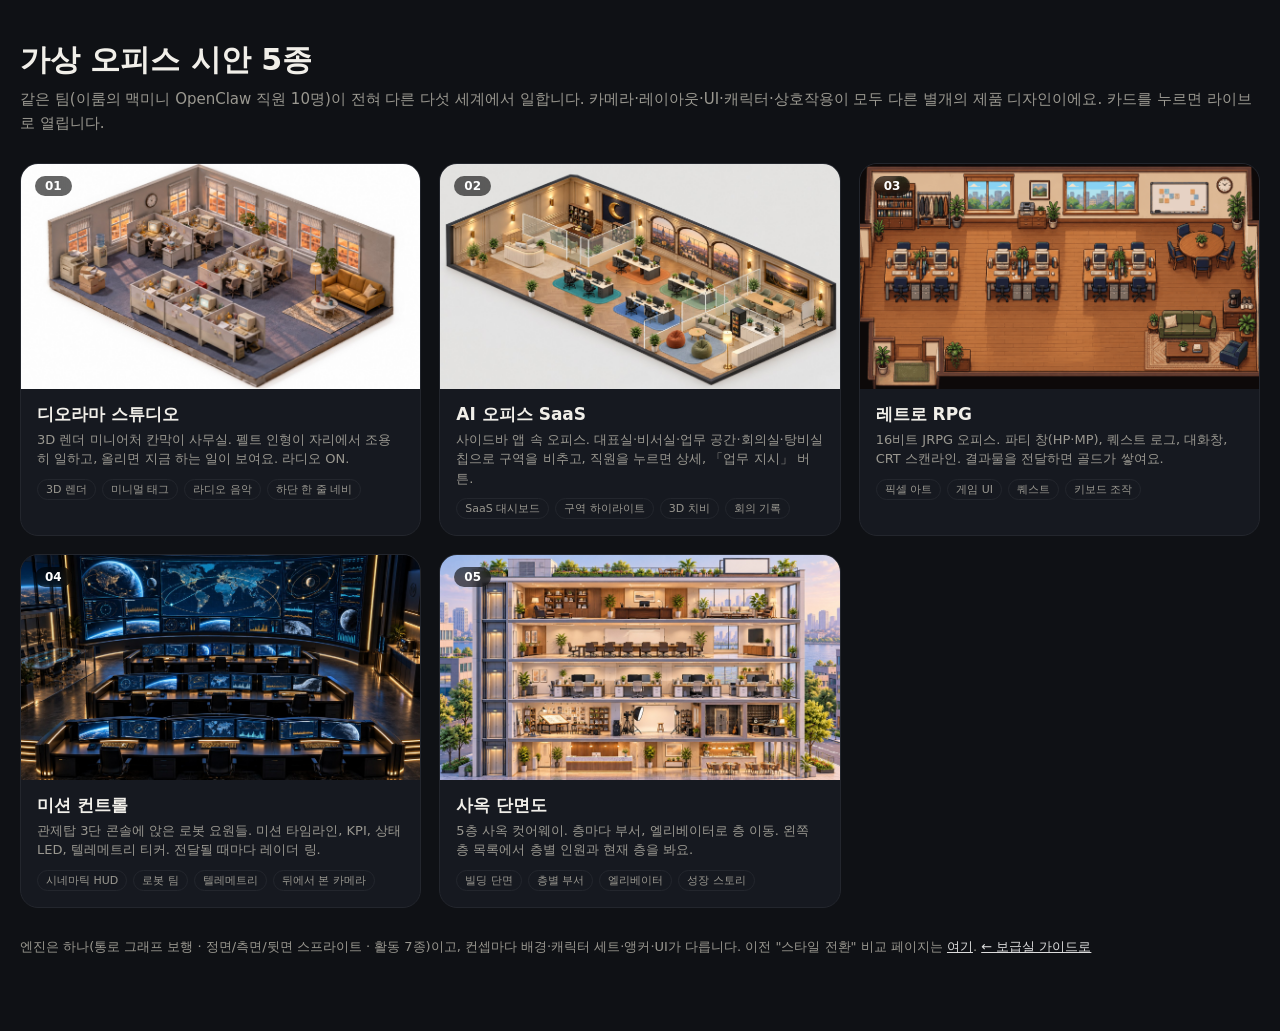
<file: web/index.html>
<!doctype html>
<html lang="ko">
<head>
<meta charset="utf-8">
<meta name="viewport" content="width=device-width,initial-scale=1">
<title>가상 오피스 시안 5종</title>
<meta name="description" content="전혀 다른 컨셉의 가상 오피스 디자인 5종. 같은 팀(직원 10명)이 각 세계에서 일한다.">
<style>
:root{--bg:#0f1115;--ink:#f1efe9;--muted:#9a9890;--line:#23262d}
*{box-sizing:border-box}body{margin:0;background:var(--bg);color:var(--ink);font-family:system-ui,-apple-system,"Apple SD Gothic Neo","Malgun Gothic",sans-serif}
.wrap{max-width:1400px;margin:0 auto;padding:40px 20px 60px}
h1{font-size:30px;margin:0 0 6px}.lead{color:var(--muted);margin:0 0 28px;font-size:15px;line-height:1.6}
.grid{display:grid;grid-template-columns:repeat(auto-fill,minmax(400px,1fr));gap:18px}
.card{position:relative;display:block;border:1px solid var(--line);border-radius:18px;overflow:hidden;background:#161920;text-decoration:none;color:inherit;transition:transform .2s,border-color .2s}
.card:hover{transform:translateY(-4px);border-color:#444}
.card img{width:100%;aspect-ratio:16/9;object-fit:cover;display:block}
.card .body{padding:14px 16px 16px}.card b{font-size:17px;display:block}.card small{display:block;color:var(--muted);font-size:13px;line-height:1.5;margin-top:4px}
.card .no{position:absolute;left:14px;top:12px;background:rgba(0,0,0,.6);color:#fff;border-radius:999px;padding:3px 10px;font-size:12px;font-weight:700;backdrop-filter:blur(4px)}
.card .tags{display:flex;gap:6px;flex-wrap:wrap;margin-top:10px}.card .tags span{font-size:11px;border:1px solid var(--line);border-radius:999px;padding:2px 8px;color:var(--muted)}
.foot{margin-top:28px;color:var(--muted);font-size:13px;line-height:1.7}
.foot a{color:#ddd}
</style>
</head>
<body>
<div class="wrap">
<h1>가상 오피스 시안 5종</h1>
<p class="lead">같은 팀(이룸의 맥미니 OpenClaw 직원 10명)이 전혀 다른 다섯 세계에서 일합니다. 카메라·레이아웃·UI·캐릭터·상호작용이 모두 다른 별개의 제품 디자인이에요. 카드를 누르면 라이브로 열립니다.</p>
<div class="grid">
  <a class="card" href="diorama.html"><span class="no">01</span><img src="bg/diorama.jpg" alt=""><div class="body"><b>디오라마 스튜디오</b><small>3D 렌더 미니어처 칸막이 사무실. 펠트 인형이 자리에서 조용히 일하고, 올리면 지금 하는 일이 보여요. 라디오 ON.</small><div class="tags"><span>3D 렌더</span><span>미니멀 태그</span><span>라디오 음악</span><span>하단 한 줄 네비</span></div></div></a>
  <a class="card" href="saas.html"><span class="no">02</span><img src="bg/saas.jpg" alt=""><div class="body"><b>AI 오피스 SaaS</b><small>사이드바 앱 속 오피스. 대표실·비서실·업무 공간·회의실·탕비실 칩으로 구역을 비추고, 직원을 누르면 상세, 「업무 지시」 버튼.</small><div class="tags"><span>SaaS 대시보드</span><span>구역 하이라이트</span><span>3D 치비</span><span>회의 기록</span></div></div></a>
  <a class="card" href="rpg.html"><span class="no">03</span><img src="bg/pixel.png" alt=""><div class="body"><b>레트로 RPG</b><small>16비트 JRPG 오피스. 파티 창(HP·MP), 퀘스트 로그, 대화창, CRT 스캔라인. 결과물을 전달하면 골드가 쌓여요.</small><div class="tags"><span>픽셀 아트</span><span>게임 UI</span><span>퀘스트</span><span>키보드 조작</span></div></div></a>
  <a class="card" href="control.html"><span class="no">04</span><img src="bg/control.jpg" alt=""><div class="body"><b>미션 컨트롤</b><small>관제탑 3단 콘솔에 앉은 로봇 요원들. 미션 타임라인, KPI, 상태 LED, 텔레메트리 티커. 전달될 때마다 레이더 링.</small><div class="tags"><span>시네마틱 HUD</span><span>로봇 팀</span><span>텔레메트리</span><span>뒤에서 본 카메라</span></div></div></a>
  <a class="card" href="building.html"><span class="no">05</span><img src="bg/building.jpg" alt=""><div class="body"><b>사옥 단면도</b><small>5층 사옥 컷어웨이. 층마다 부서, 엘리베이터로 층 이동. 왼쪽 층 목록에서 층별 인원과 현재 층을 봐요.</small><div class="tags"><span>빌딩 단면</span><span>층별 부서</span><span>엘리베이터</span><span>성장 스토리</span></div></div></a>
</div>
<p class="foot">엔진은 하나(통로 그래프 보행 · 정면/측면/뒷면 스프라이트 · 활동 7종)이고, 컨셉마다 배경·캐릭터 세트·앵커·UI가 다릅니다. 이전 "스타일 전환" 비교 페이지는 <a href="live.html">여기</a>. <a href="/agent-tools#virtual-office">← 보급실 가이드로</a></p>
</div>
</body>
</html>
</file>
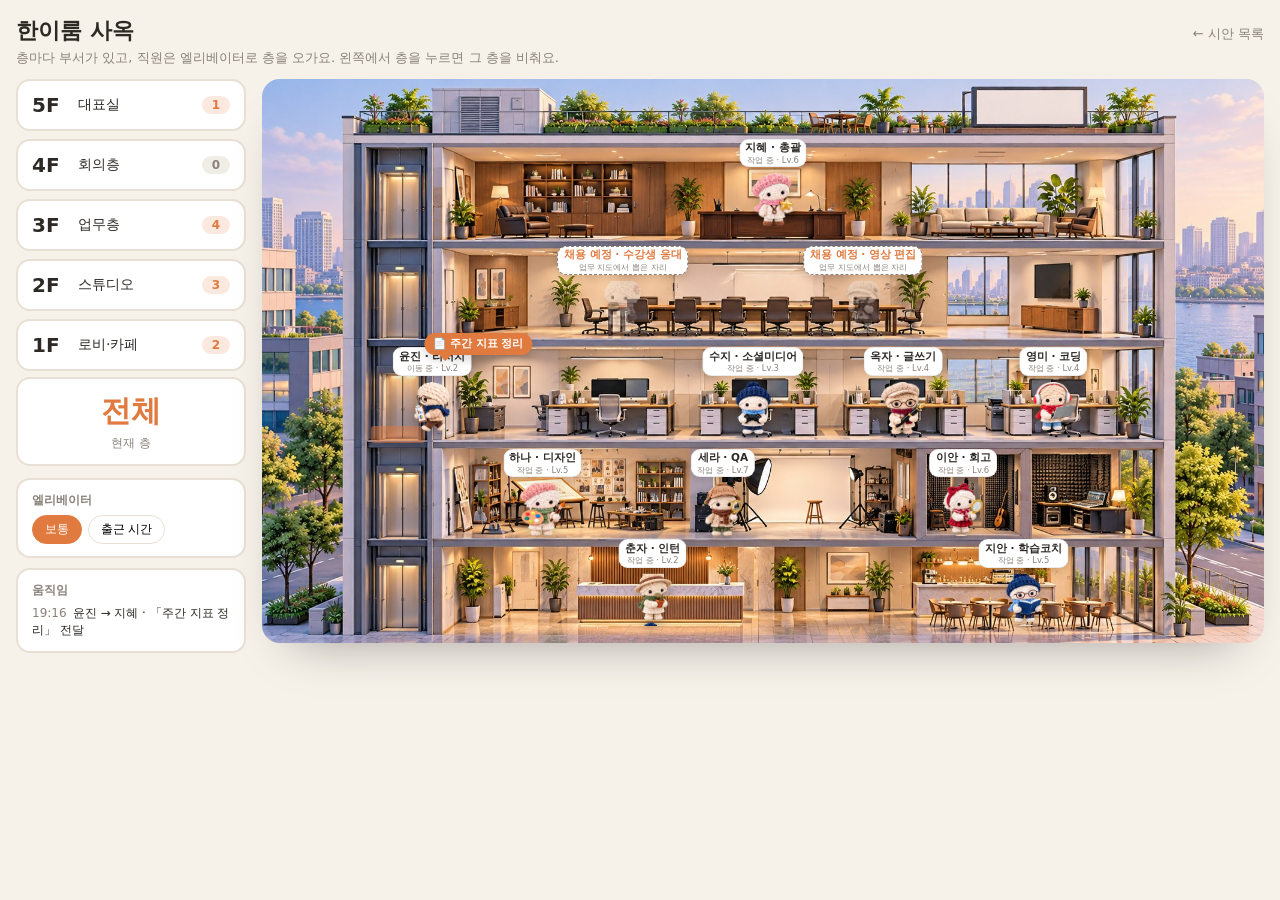
<file: web/building.html>
<!doctype html>
<html lang="ko">
<head>
<meta charset="utf-8">
<meta name="viewport" content="width=device-width,initial-scale=1">
<title>사옥 단면도</title>
<meta name="description" content="5층 사옥을 단면으로 본다. 층마다 부서가 있고 직원은 엘리베이터로 층을 오간다. 왼쪽 층 목록으로 층을 비춘다.">
<link rel="stylesheet" href="engine.css">
<style>
:root{--bg:#f6f1e9;--ink:#2d2a26;--muted:#8a827a;--card:#fff;--line:#e8e0d4;--accent:#e07a3f}
*{box-sizing:border-box}html,body{margin:0;background:var(--bg);color:var(--ink);font-family:system-ui,-apple-system,"Apple SD Gothic Neo","Malgun Gothic",sans-serif}
.wrap{max-width:1560px;margin:0 auto;padding:16px}
.head{display:flex;justify-content:space-between;align-items:baseline;margin-bottom:12px}
.head h1{margin:0;font-size:22px}.head h1 small{display:block;font-size:13px;color:var(--muted);font-weight:500;margin-top:3px}
.head a{color:var(--muted);text-decoration:none;font-size:13px}
.layout{display:grid;grid-template-columns:230px minmax(0,1fr);gap:16px}
.floors{display:grid;gap:8px;align-content:start}
.floor{background:var(--card);border:2px solid var(--line);border-radius:14px;padding:12px 14px;display:flex;align-items:center;gap:10px;cursor:pointer;transition:border-color .2s,transform .2s}
.floor:hover{transform:translateX(3px)}.floor.on{border-color:var(--accent)}
.floor b{font-size:20px;min-width:36px}.floor span{font-size:14px}.floor .n{margin-left:auto;background:#fbe9df;color:var(--accent);border-radius:999px;padding:2px 10px;font-size:12px;font-weight:700}
.floor .n.zero{background:#f0ece6;color:var(--muted)}
.cur{background:var(--card);border:2px solid var(--line);border-radius:14px;padding:12px 14px;text-align:center;margin-top:6px}
.cur b{display:block;font-size:30px;color:var(--accent)}.cur small{color:var(--muted);font-size:12px}
.stage{aspect-ratio:1680/945;border-radius:18px;background:#dfe9f3;--tag-bg:#fff;--tag-ink:#2d2a26;--tag-muted:#8a827a;--tag-line:rgba(0,0,0,.08);--accent:#e07a3f;--fs:10.5px;box-shadow:0 24px 50px -30px rgba(0,0,0,.4)}
.band{position:absolute;left:8%;right:4%;background:rgba(224,122,63,.14);border:2px dashed rgba(224,122,63,.6);border-radius:8px;pointer-events:none;opacity:0;transition:opacity .25s}
.band.on{opacity:1}
.flabel{position:absolute;left:8.5%;transform:translateY(-100%);background:#fff;border-radius:6px 6px 0 0;padding:2px 8px;font-size:11px;font-weight:700;color:var(--accent);opacity:0;pointer-events:none}
.flabel.on{opacity:1}
.actor .nametag{padding:.15em .5em}.actor .nametag::after{display:none}
.lift{position:absolute;left:10.9%;width:5.4%;height:3%;background:rgba(224,122,63,.5);border-radius:3px;pointer-events:none;transition:top 1.6s linear;opacity:0}
.lift.on{opacity:1}
.side{display:grid;gap:10px;margin-top:12px}
.card{background:var(--card);border:2px solid var(--line);border-radius:14px;padding:12px 14px}
.card h3{margin:0 0 6px;font-size:12px;color:var(--muted)}
.log{list-style:none;margin:0;padding:0;font-size:12px;display:grid;gap:4px;max-height:150px;overflow:auto}
.log time{color:var(--muted);margin-right:6px}
.toggle{display:flex;gap:6px}.toggle button{border:1px solid var(--line);background:#fff;border-radius:999px;padding:5px 12px;font-size:12px;cursor:pointer}.toggle button[aria-pressed="true"]{background:var(--accent);color:#fff;border-color:var(--accent)}
html.embed .navlink{display:none}html.embed body{background:transparent}
</style>
</head>
<body>
<div class="wrap">
  <div class="head"><h1>한이룸 사옥<small>층마다 부서가 있고, 직원은 엘리베이터로 층을 오가요. 왼쪽에서 층을 누르면 그 층을 비춰요.</small></h1><a class="navlink" href="index.html">← 시안 목록</a></div>
  <div class="layout">
    <div>
      <div class="floors" id="floors"></div>
      <div class="cur"><b id="curF">전체</b><small>현재 층</small></div>
      <div class="side"><div class="card"><h3>엘리베이터</h3><div class="toggle"><button type="button" data-speed="1" aria-pressed="true">보통</button><button type="button" data-speed="2.2">출근 시간</button></div></div><div class="card"><h3>움직임</h3><ul class="log" id="log"></ul></div></div>
    </div>
    <div class="stage" id="stage"><img class="bg" src="bg/building.jpg" alt="" draggable="false"><div id="bands"></div><div class="lift" id="lift"></div><div id="actors"></div></div>
  </div>
</div>
<script src="org.js"></script>
<script src="engine.js"></script>
<script src="maps-v3.js"></script>
<script>
(function(){
  const ORG = window.OFFICE_ORG, MAP = window.OFFICE_MAPS_V3.BUILDING
  const stage = document.getElementById('stage')
  const fl = document.getElementById('floors'), bands = document.getElementById('bands')
  let cur = null
  for (const f of MAP.floors) {
    const b = document.createElement('div'); b.className = 'floor'; b.innerHTML = `<b>${f.id}F</b><span>${f.label.replace(/^\dF /, '')}</span><span class="n zero" data-f="${f.id}">0</span>`; b.dataset.f = f.id
    b.addEventListener('click', () => { cur = cur === f.id ? null : f.id; for (const x of fl.children) x.classList.toggle('on', Number(x.dataset.f) === cur); for (const x of bands.children) x.classList.toggle('on', Number(x.dataset.f) === cur); document.getElementById('curF').textContent = cur ? `${cur}F` : '전체' }); fl.appendChild(b)
    const band = document.createElement('div'); band.className = 'band'; band.dataset.f = f.id; band.style.top = `${f.y[0]}%`; band.style.height = `${f.y[1] - f.y[0]}%`; bands.appendChild(band)
    const lab = document.createElement('div'); lab.className = 'flabel'; lab.dataset.f = f.id; lab.style.top = `${f.y[0]}%`; lab.textContent = f.label; band.appendChild(lab)
  }
  const floorOf = y => (MAP.floors.find(f => y >= f.y[0] - 1 && y <= f.y[1] + 1) || {}).id
  const t = () => { const d = new Date(); return `${String(d.getHours()).padStart(2, '0')}:${String(d.getMinutes()).padStart(2, '0')}` }
  const E = window.OfficeEngine.create({
    stage, actorsEl: document.getElementById('actors'), org: ORG, map: MAP, chars: 'chars/knit', spriteScale: 0.052, flat: true, walkSpeed: 18,
    lines: { lounge: ['5F 소파 최고', '잠깐 쉬고…', '🌿'], coffee: ['1F 카페 ☕', '라떼 하나', '당 충전'] },
    on(ev, p) {
      if (ev === 'log') { const li = document.createElement('li'); li.innerHTML = `<time>${t()}</time><span></span>`; li.lastChild.textContent = p.text; const ul = document.getElementById('log'); ul.prepend(li); while (ul.children.length > 10) ul.lastChild.remove() }
      if (ev === 'status') counts()
    },
  })
  E.start()
  function counts() { const c = {}; for (const a of E.actors) if (!a.ghost) { const f = floorOf(a.y); c[f] = (c[f] || 0) + 1 } for (const n of fl.querySelectorAll('.n')) { const v = c[n.dataset.f] || 0; n.textContent = v; n.classList.toggle('zero', v === 0) } }
  // 엘리베이터 칸: 승강로(x≈11~16%) 안에 있는 직원이 있으면 그 높이로
  const lift = document.getElementById('lift')
  setInterval(() => { counts(); const rider = E.actors.find(a => a.x < 19 && a.el.classList.contains('walk')); if (rider) { lift.classList.add('on'); lift.style.top = `${rider.y - 1.5}%` } else lift.classList.remove('on') }, 400)
  document.querySelector('.toggle').addEventListener('click', e => { const b = e.target.closest('button'); if (!b) return; E.setSpeed(Number(b.dataset.speed)); for (const x of b.parentElement.children) x.setAttribute('aria-pressed', String(x === b)) })
  counts()
})()
</script>
</body>
</html>
</file>
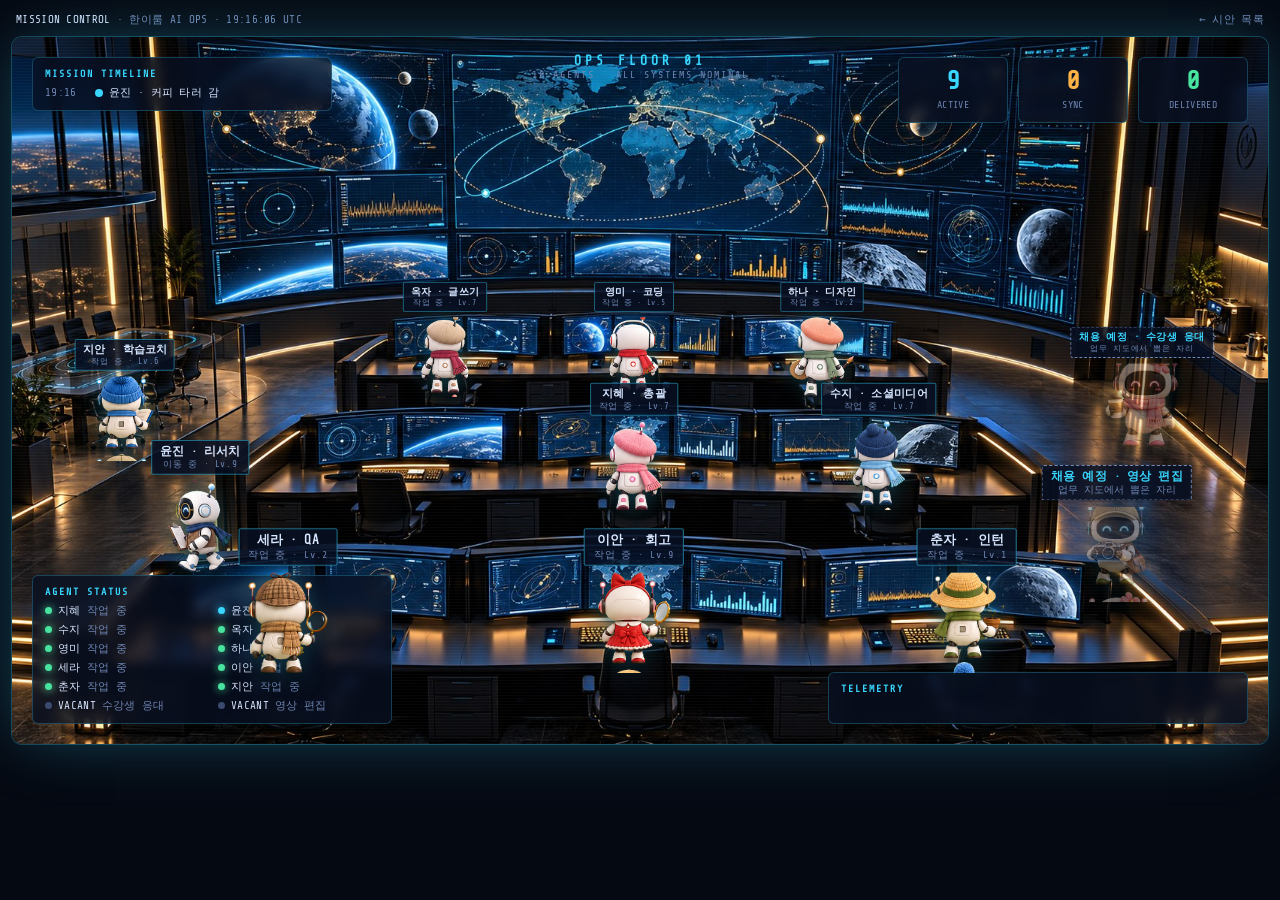
<file: web/control.html>
<!doctype html>
<html lang="ko">
<head>
<meta charset="utf-8">
<meta name="viewport" content="width=device-width,initial-scale=1">
<title>미션 컨트롤</title>
<meta name="description" content="관제탑 콘솔에 앉은 로봇 요원들. 텔레메트리 HUD, 미션 타임라인, 상태등으로 팀을 지휘한다.">
<link rel="stylesheet" href="engine.css">
<style>
@import url('https://fonts.googleapis.com/css2?family=Share+Tech+Mono&display=swap');
:root{--bg:#050912;--ink:#d7e6ff;--muted:#6f86b3;--cyan:#39d7ff;--amber:#ffb347;--red:#ff5c6c;--green:#49e3a0;--panel:rgba(8,16,34,.78);--line:rgba(57,215,255,.25)}
*{box-sizing:border-box}html,body{margin:0;background:var(--bg);color:var(--ink);font-family:"Share Tech Mono",ui-monospace,Menlo,monospace;letter-spacing:.3px}
.deck{position:relative;max-width:1600px;margin:0 auto;padding:12px}
.stage{aspect-ratio:1680/945;border-radius:10px;background:#000;--tag-bg:rgba(8,16,34,.86);--tag-ink:#d7e6ff;--tag-muted:#6f86b3;--tag-line:rgba(57,215,255,.45);--accent:#39d7ff;--fs:11px;box-shadow:0 0 0 1px var(--line),0 0 60px -10px rgba(57,215,255,.35)}
.stage .actor .nametag{border-radius:2px;font-family:inherit;text-transform:uppercase}
.stage .actor .nametag::after{display:none}
.stage .actor .nametag small{text-transform:none}
.stage .actor .bubble{border-radius:2px;font-family:inherit;background:var(--cyan);color:#021018}
.stage .actor .bubble.soft{background:rgba(8,16,34,.9);color:var(--ink);border:1px solid var(--line)}
.stage .actor .bubble.soft::after{border-top-color:rgba(8,16,34,.9)}
.stage .actor img.sprite{filter:drop-shadow(0 0 10px rgba(57,215,255,.25)) drop-shadow(0 6px 4px rgba(0,0,0,.5))}
.hud{position:absolute;pointer-events:none}
.panel{background:var(--panel);border:1px solid var(--line);border-radius:6px;padding:10px 12px;backdrop-filter:blur(6px);pointer-events:auto}
.panel h4{margin:0 0 6px;font-size:10px;color:var(--cyan);letter-spacing:2px}
.tl{left:20px;top:20px;width:300px}
.tl ul{list-style:none;margin:0;padding:0;font-size:11px;display:grid;gap:4px;max-height:160px;overflow:hidden}
.tl li{display:grid;grid-template-columns:44px 8px 1fr;gap:6px;align-items:center;color:var(--muted)}.tl li b{color:var(--ink);font-weight:400}
.tl li i{width:8px;height:8px;border-radius:50%;background:var(--muted)}.tl li.deliver i{background:var(--green)}.tl li.meet i{background:var(--amber)}.tl li.move i{background:var(--cyan)}
.kpi{right:20px;top:20px;display:flex;gap:10px}
.kpi .panel{min-width:110px;text-align:center}.kpi b{display:block;font-size:26px;color:var(--cyan);line-height:1}.kpi small{color:var(--muted);font-size:10px}
.kpi .panel.g b{color:var(--green)}.kpi .panel.a b{color:var(--amber)}
.status{left:20px;bottom:20px;width:360px}
.status ul{list-style:none;margin:0;padding:0;display:grid;grid-template-columns:1fr 1fr;gap:4px 12px;font-size:11px}
.status li{display:flex;align-items:center;gap:6px;color:var(--muted)}.status li b{color:var(--ink);font-weight:400}
.status .led{width:7px;height:7px;border-radius:50%;background:#394a6e;box-shadow:0 0 6px transparent}.status .led.on{background:var(--green);box-shadow:0 0 8px var(--green)}.status .led.move{background:var(--cyan);box-shadow:0 0 8px var(--cyan)}.status .led.warn{background:var(--amber);box-shadow:0 0 8px var(--amber)}
.title{position:absolute;left:50%;top:14px;transform:translateX(-50%);text-align:center;pointer-events:none}
.title b{font-size:13px;letter-spacing:4px;color:var(--cyan)}.title small{display:block;color:var(--muted);font-size:10px;letter-spacing:2px}
.ticker{position:absolute;right:20px;bottom:20px;width:420px}
.ticker .line{font-size:11px;color:var(--ink);white-space:nowrap;overflow:hidden}.ticker .line span{display:inline-block;animation:scroll 22s linear infinite;padding-left:100%}
@keyframes scroll{to{transform:translateX(-100%)}}
.ring{position:absolute;width:60px;height:60px;border:2px solid var(--cyan);border-radius:50%;transform:translate(-50%,-50%);pointer-events:none;animation:ring 1.2s ease-out forwards;z-index:900}
@keyframes ring{0%{transform:translate(-50%,-50%) scale(.2);opacity:1}100%{transform:translate(-50%,-50%) scale(1.6);opacity:0}}
.bar{display:flex;justify-content:space-between;align-items:center;padding:0 4px 10px;font-size:11px;color:var(--muted)}.bar a{color:var(--muted);text-decoration:none}
.bar b{color:var(--ink);font-weight:400}
.grain{position:absolute;inset:0;pointer-events:none;background:repeating-linear-gradient(0deg,rgba(255,255,255,.025) 0 1px,transparent 1px 3px);border-radius:10px}
html.embed .navlink{display:none}html.embed body{background:transparent}
</style>
</head>
<body>
<div class="deck">
  <div class="bar"><div><b>MISSION CONTROL</b> · 한이룸 AI OPS · <span id="utc"></span></div><a class="navlink" href="index.html">← 시안 목록</a></div>
  <div class="stage" id="stage"><img class="bg" src="bg/control.jpg" alt="" draggable="false"><div class="grain"></div><div id="actors"></div>
    <div class="title"><b>OPS FLOOR 01</b><small id="sub">10 AGENTS · ALL SYSTEMS NOMINAL</small></div>
    <div class="hud tl panel"><h4>MISSION TIMELINE</h4><ul id="tl"></ul></div>
    <div class="hud kpi"><div class="panel"><b id="kActive">0</b><small>ACTIVE</small></div><div class="panel a"><b id="kMeet">0</b><small>SYNC</small></div><div class="panel g"><b id="kDone">0</b><small>DELIVERED</small></div></div>
    <div class="hud status panel"><h4>AGENT STATUS</h4><ul id="status"></ul></div>
    <div class="hud ticker panel"><h4>TELEMETRY</h4><div class="line"><span id="tick">LINK OK · GATEWAY VPS 100% · NODE PC CONNECTED · TOKENS 68% · QUEUE 3 · LAST SYNC 00:12</span></div></div>
  </div>
</div>
<script src="org.js"></script>
<script src="engine.js"></script>
<script src="maps-v3.js"></script>
<script>
(function(){
  const ORG = window.OFFICE_ORG, MAP = window.OFFICE_MAPS_V3.CONTROL
  const stage = document.getElementById('stage')
  const tl = document.getElementById('tl')
  const t = () => { const d = new Date(); return `${String(d.getHours()).padStart(2, '0')}:${String(d.getMinutes()).padStart(2, '0')}` }
  function addTl(text, kind) { const li = document.createElement('li'); li.className = kind; li.innerHTML = `<span>${t()}</span><i></i><b></b>`; li.querySelector('b').textContent = text; tl.prepend(li); while (tl.children.length > 7) tl.lastChild.remove() }
  function ring(actor) { const r = document.createElement('div'); r.className = 'ring'; r.style.left = `${actor.x}%`; r.style.top = `${actor.y - 6}%`; stage.appendChild(r); setTimeout(() => r.remove(), 1300) }
  const E = window.OfficeEngine.create({
    stage, actorsEl: document.getElementById('actors'), org: ORG, map: MAP, chars: 'chars/robot', spriteScale: 0.07, depth: [0.6, 1.2], walkSpeed: 18,
    lines: { coffee: ['REFUEL', '☕ 0.2L', 'ENERGY +10%'], approve: ['ACK ✓', 'APPROVED', 'GO FOR LAUNCH'], delivered: 'PAYLOAD DELIVERED', decided: 'DECISION LOCKED', board: ['BRIEFING', 'PLAN v2', 'RISK LOG'], meeting: ['T-minus 3 days', '초안은 내가', '검수 라인 확인', '목요일 발표 순서', 'OK, 확정'] },
    weights: [['type', 5], ['coffee', 1.5], ['deliver', 3], ['chat', 1.5], ['board', 1.5], ['meeting', 1.2]],
    on(ev, p) {
      if (ev === 'log') addTl(p.text, p.kind)
      if (ev === 'status') renderStatus()
      if (ev === 'done') { document.getElementById('kDone').textContent = p.count; ring(p.actor); document.getElementById('tick').textContent = `DELIVERED: ${p.task} · ${p.actor.a.name} · ` + document.getElementById('tick').textContent }
      if (ev === 'meeting') { document.getElementById('kMeet').textContent = Number(document.getElementById('kMeet').textContent) + 1; p.forEach(ring) }
    },
  })
  E.start()
  function renderStatus() {
    const ul = document.getElementById('status'); ul.innerHTML = ''
    let active = 0
    for (const a of E.actors) {
      const li = document.createElement('li'); const led = a.ghost ? '' : a.status === '작업 중' ? 'on' : a.status === '이동 중' ? 'move' : (a.status === '휴식' || a.status === '커피 ☕') ? 'warn' : 'on'
      if (!a.ghost && a.status === '작업 중') active += 1
      li.innerHTML = `<span class="led ${led}"></span><b></b><span></span>`; li.querySelector('b').textContent = a.ghost ? 'VACANT' : a.a.name; li.lastChild.textContent = a.ghost ? a.a.name.replace('채용 예정 · ', '') : a.status
      ul.appendChild(li)
    }
    document.getElementById('kActive').textContent = active
    document.getElementById('sub').textContent = `${E.actors.filter(a => !a.ghost).length} AGENTS · ${active >= 7 ? 'ALL SYSTEMS NOMINAL' : 'CREW ROTATING'}`
  }
  setInterval(() => { const d = new Date(); document.getElementById('utc').textContent = d.toISOString().slice(11, 19) + ' UTC' }, 1000)
  renderStatus()
})()
</script>
</body>
</html>
</file>
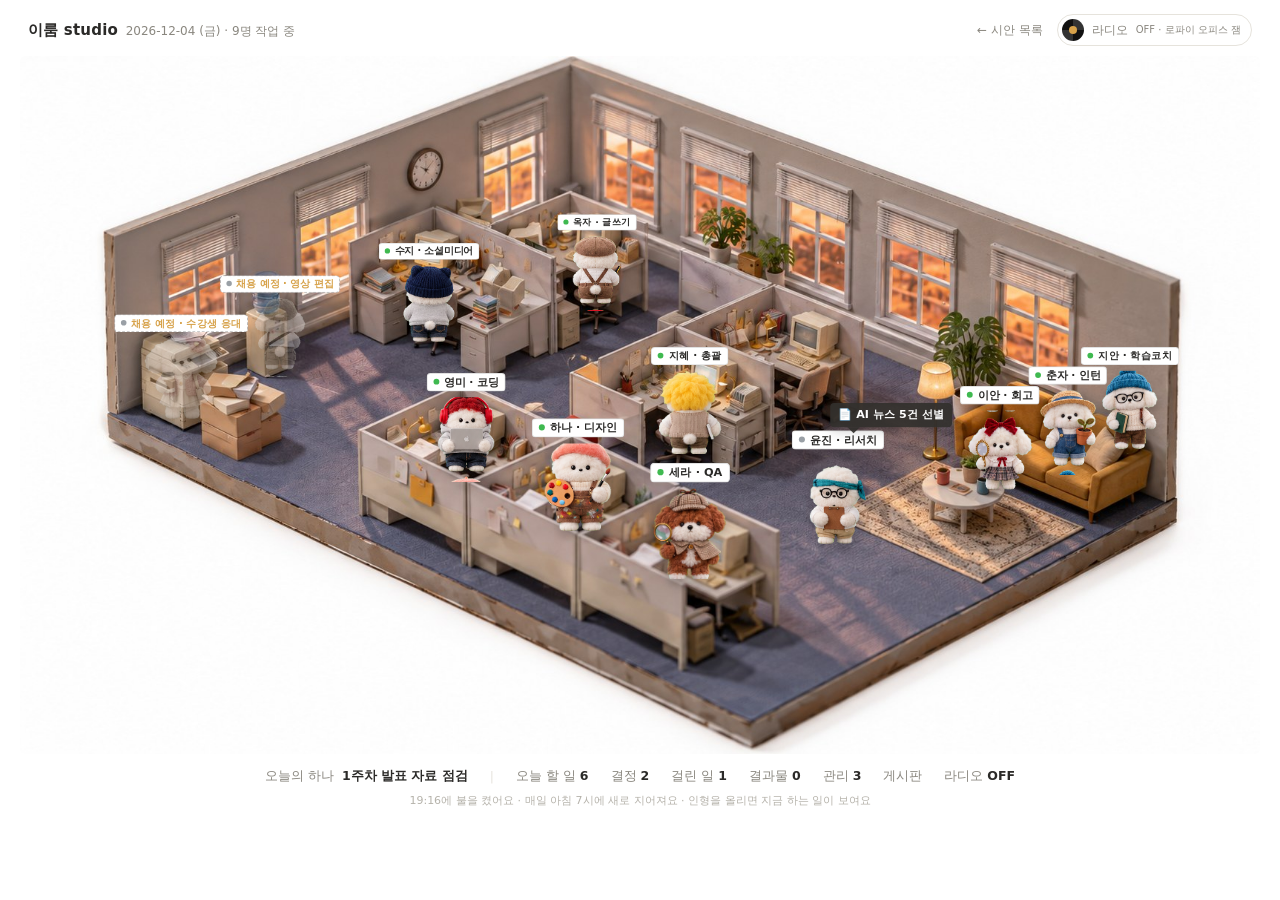
<file: web/diorama.html>
<!doctype html>
<html lang="ko">
<head>
<meta charset="utf-8">
<meta name="viewport" content="width=device-width,initial-scale=1">
<title>디오라마 스튜디오</title>
<meta name="description" content="3D 렌더 미니어처 사무실. 펠트 인형 팀이 자리에서 일하고, 라디오가 흐른다.">
<link rel="stylesheet" href="engine.css">
<style>
:root{--ink:#2b2a28;--muted:#8a877f;--line:#e6e3dc;--accent:#d7a24a}
*{box-sizing:border-box}html,body{margin:0;background:#fff;color:var(--ink);font-family:system-ui,-apple-system,"Apple SD Gothic Neo","Malgun Gothic",sans-serif}
.top{display:flex;align-items:center;justify-content:space-between;gap:16px;padding:14px 28px 0;font-size:12px;color:var(--muted)}
.top b{color:var(--ink);font-size:15px;letter-spacing:.2px;font-weight:700}
.top .right{display:flex;gap:14px;align-items:center}
.top a{color:var(--muted);text-decoration:none}
.radio{display:flex;align-items:center;gap:8px;border:1px solid var(--line);border-radius:999px;padding:4px 10px 4px 4px;cursor:pointer;background:#fff}
.radio .disc{width:22px;height:22px;border-radius:50%;background:conic-gradient(#333 0 25%,#111 0 50%,#333 0 75%,#111 0);position:relative}
.radio .disc::after{content:"";position:absolute;inset:7px;border-radius:50%;background:var(--accent)}
.radio.on .disc{animation:spin 3s linear infinite}
@keyframes spin{to{transform:rotate(360deg)}}
.radio small{color:var(--muted)}
.wrap{max-width:1500px;margin:0 auto;padding:10px 20px 30px}
.stage{aspect-ratio:1680/945;border-radius:6px;background:#fff;--tag-bg:#fff;--tag-ink:#2b2a28;--tag-muted:#8a877f;--tag-line:rgba(0,0,0,.12);--accent:#d7a24a;--fs:11.5px}
.stage .actor .nametag{border-radius:3px;padding:.15em .5em .2em;box-shadow:0 1px 2px rgba(0,0,0,.15);font-size:calc(var(--fs)*.95)}
.stage .actor .nametag::after{display:none}
.stage .actor .nametag b{font-weight:600}
.stage .actor .nametag b::before{content:"";display:inline-block;width:6px;height:6px;border-radius:50%;background:#9aa0a6;margin:0 5px 1px 0;vertical-align:middle}
.stage .actor.working .nametag b::before{background:#3fb950}
.stage .actor.ghost .nametag{border:1px dashed #bbb}
.stage .actor .bubble,.stage .actor .bubble.soft{border-radius:4px;font-weight:600;font-size:calc(var(--fs)*.95);background:rgba(50,48,45,.92);color:#fff;padding:.4em .7em}
.stage .actor .bubble::after,.stage .actor .bubble.soft::after{border-top-color:rgba(50,48,45,.92)}
.tip{position:absolute;z-index:1000;max-width:280px;background:rgba(50,48,45,.94);color:#fff;font-size:11.5px;line-height:1.5;padding:9px 11px;border-radius:4px;pointer-events:none;opacity:0;transition:opacity .15s}
.tip.on{opacity:1}
.foot{display:flex;flex-wrap:wrap;justify-content:center;align-items:center;gap:0 22px;padding:14px 0 0;font-size:12.5px;color:var(--muted)}
.foot b{color:var(--ink);font-weight:600}
.foot .sep{color:var(--line)}
.foot .n{color:var(--ink);font-weight:700;margin-left:4px}
.foot2{text-align:center;font-size:11px;color:#b5b2aa;margin-top:8px}
html.embed .navlink{display:none}html.embed body{background:transparent}
</style>
</head>
<body>
<div class="top"><div><b id="brand">한이룸 studio</b> &nbsp;<span id="date"></span> · <span id="count"></span></div>
<div class="right"><a class="navlink" href="index.html">← 시안 목록</a><div class="radio" id="radio"><div class="disc"></div><span>라디오</span><small id="radioState">OFF · 로파이 오피스 잼</small></div></div></div>
<div class="wrap">
  <div class="stage minimal" id="stage"><img class="bg" src="bg/diorama.jpg" alt="" draggable="false"><div id="actors"></div><div class="tip" id="tip"></div></div>
  <div class="foot"><span>오늘의 하나 &nbsp;<b id="todayOne">1주차 발표 자료 점검</b></span><span class="sep">|</span><span>오늘 할 일<span class="n" id="nTodo">6</span></span><span>결정<span class="n" id="nDec">2</span></span><span>걸린 일<span class="n" id="nBlock">1</span></span><span>결과물<span class="n" id="nDone">0</span></span><span>관리<span class="n">3</span></span><span>게시판</span><span>라디오 <b id="radioOn">OFF</b></span></div>
  <div class="foot2" id="foot2"></div>
</div>
<audio id="music" src="audio/lofi-radio.mp3" loop preload="none"></audio>
<script src="org.js"></script>
<script src="engine.js"></script>
<script src="maps-v3.js"></script>
<script>
(function(){
  const ORG = window.OFFICE_ORG, MAP = window.OFFICE_MAPS_V3.DIORAMA
  const stage = document.getElementById('stage'), tip = document.getElementById('tip')
  let decisions = 2
  const notes = { main: '오늘 승인할 것 3건 · 목요일 발표 순서 정리 중', 'yj-research-bot': '어제 뉴스 12건 중 5건 선별 · 경쟁사 가격표 갱신', 'planning-bot': '스레드 3편 예약 완료 · 릴스 훅 문장 고민 중', 'writing-bot': '뉴스레터 초안 2/3 · 퇴고 대기', 'coding-bot': '대시보드 위젯 수정 중 · 빌드 통과', 'design-bot': '썸네일 2안 → 지혜 검수 대기', 'qa-bot': '가이드 링크 점검 중 · 깨진 링크 0', 'ian-bot': '이번 주 회고 질문 3개 준비', 'chunja-bot': '자료 폴더 정리 · 회의록 옮기는 중', 'jian-bot': '수강생 질문 2건 답변 완료' }
  const E = window.OfficeEngine.create({
    stage, actorsEl: document.getElementById('actors'), org: ORG, map: MAP, chars: 'chars/felt', spriteScale: 0.07, depth: [0.7, 1.15],
    weights: [['type', 8], ['coffee', 1.2], ['deliver', 2], ['chat', 1.5], ['lounge', 1], ['meeting', .8]], idleMin: 2500, idleMax: 7000, ghostStatus: '빈 자리',
    on(ev, p) {
      if (ev === 'status') { p.el.classList.toggle('working', p.status === '작업 중'); updateCount() }
      if (ev === 'done') { document.getElementById('nDone').textContent = p.count; document.getElementById('todayOne').textContent = p.task }
      if (ev === 'meeting') { decisions += 1; document.getElementById('nDec').textContent = decisions }
    },
  })
  E.start()
  function updateCount() { const w = E.actors.filter(a => !a.ghost && a.status === '작업 중').length; document.getElementById('count').textContent = `${w}명 작업 중` }
  stage.addEventListener('mousemove', e => {
    const el = e.target.closest('.actor'); if (!el) { tip.classList.remove('on'); return }
    const actor = E.actors.find(a => a.el === el); if (!actor || actor.ghost) { tip.classList.remove('on'); return }
    tip.textContent = `${actor.a.name} · ${actor.a.role} — ${actor.status} · ${notes[actor.a.id] || ''}`
    const r = stage.getBoundingClientRect(); tip.style.left = `${Math.min(e.clientX - r.left + 14, r.width - 290)}px`; tip.style.top = `${e.clientY - r.top + 14}px`; tip.classList.add('on')
  })
  stage.addEventListener('mouseleave', () => tip.classList.remove('on'))
  const d = new Date(); document.getElementById('date').textContent = `${d.getFullYear()}-${String(d.getMonth() + 1).padStart(2, '0')}-${String(d.getDate()).padStart(2, '0')} (${'일월화수목금토'[d.getDay()]})`
  document.getElementById('foot2').textContent = `${d.getHours()}:${String(d.getMinutes()).padStart(2, '0')}에 불을 켰어요 · 매일 아침 7시에 새로 지어져요 · 인형을 올리면 지금 하는 일이 보여요`
  const music = document.getElementById('music'), radio = document.getElementById('radio')
  radio.addEventListener('click', () => { if (music.paused) { music.volume = .55; music.play().catch(() => {}) } else music.pause() })
  music.addEventListener('play', () => { radio.classList.add('on'); document.getElementById('radioState').textContent = 'ON · 로파이 오피스 잼'; document.getElementById('radioOn').textContent = 'ON' })
  music.addEventListener('pause', () => { radio.classList.remove('on'); document.getElementById('radioState').textContent = 'OFF · 로파이 오피스 잼'; document.getElementById('radioOn').textContent = 'OFF' })
  document.getElementById('brand').textContent = `${ORG.owner || '한이룸'} studio`
})()
</script>
</body>
</html>
</file>
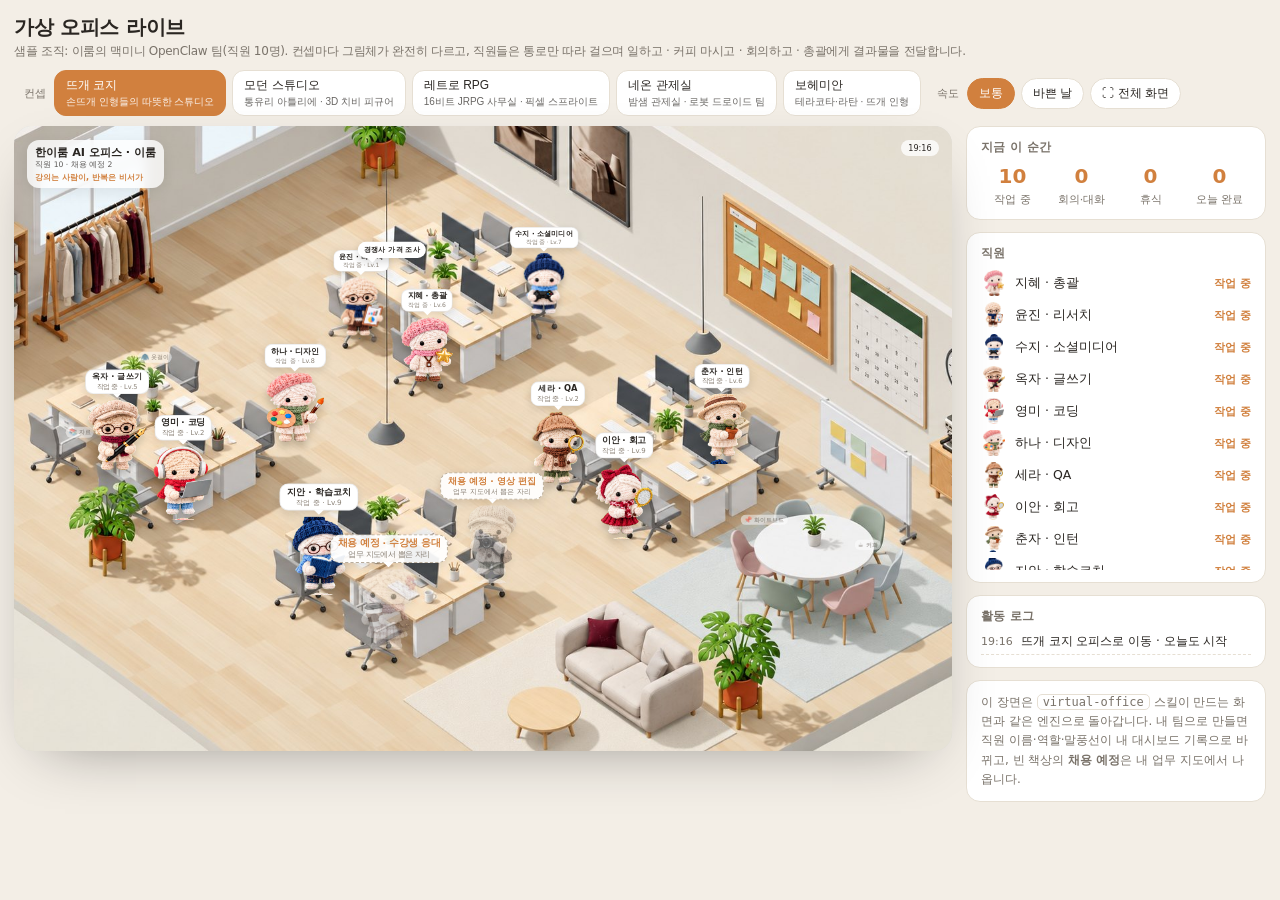
<file: web/live.html>
<!doctype html>
<html lang="ko" data-theme="warm">
<head>
<meta charset="utf-8">
<meta name="viewport" content="width=device-width,initial-scale=1">
<title>가상 오피스 라이브</title>
<meta name="description" content="OpenClaw 에이전트 팀이 실제로 돌아다니며 일하는 가상 오피스 시안. 스타일 4종.">
<link rel="stylesheet" href="office.css">
</head>
<body>
<div class="wrap">
  <div class="top">
    <h1 id="title">가상 오피스 라이브<small id="subtitle">샘플 조직: 이룸의 맥미니 OpenClaw 팀(직원 10명). 컨셉마다 그림체가 완전히 다르고, 직원들은 통로만 따라 걸으며 일하고 · 커피 마시고 · 회의하고 · 총괄에게 결과물을 전달합니다.</small></h1>
    <div class="ctl" id="ctl">
      <span class="lab">컨셉</span>
      <span class="concepts"></span>
      <span class="lab">속도</span>
      <button type="button" data-speed="1" aria-pressed="true">보통</button>
      <button type="button" data-speed="2.2">바쁜 날</button>
      <button type="button" id="fsBtn" title="무대만 크게">⛶ 전체 화면</button>
    </div>
  </div>
  <div class="layout">
    <div class="stage" id="stage">
      <img class="bg" id="bg" src="bg/warm.jpg" alt="" draggable="false">
      <div class="hud"><b id="hudTitle">한이룸 AI 오피스</b><div class="sub" id="hudSub">직원 10 · 채용 예정 2</div><div class="tag" id="hudTag"></div></div>
      <div class="clock" id="clock">09:41</div>
      <div id="spots"></div>
      <div id="actors"></div>
    </div>
    <aside class="panel">
      <div class="card"><h3>지금 이 순간</h3><div class="stats"><div><b id="sWork">0</b><span>작업 중</span></div><div><b id="sMeet">0</b><span>회의·대화</span></div><div><b id="sBreak">0</b><span>휴식</span></div><div><b id="sDone">0</b><span>오늘 완료</span></div></div></div>
      <div class="card"><h3>직원</h3><ul class="roster" id="roster"></ul></div>
      <div class="card"><h3>활동 로그</h3><ul class="log" id="log"></ul></div>
      <div class="card note">이 장면은 <code>virtual-office</code> 스킬이 만드는 화면과 같은 엔진으로 돌아갑니다. 내 팀으로 만들면 직원 이름·역할·말풍선이 내 대시보드 기록으로 바뀌고, 빈 책상의 <b>채용 예정</b>은 내 업무 지도에서 나옵니다.</div>
    </aside>
  </div>
</div>
<script src="org.js"></script>
<script src="concepts.js"></script>
<script src="maps.js"></script>
<script src="office.js"></script>
</body>
</html>
</file>
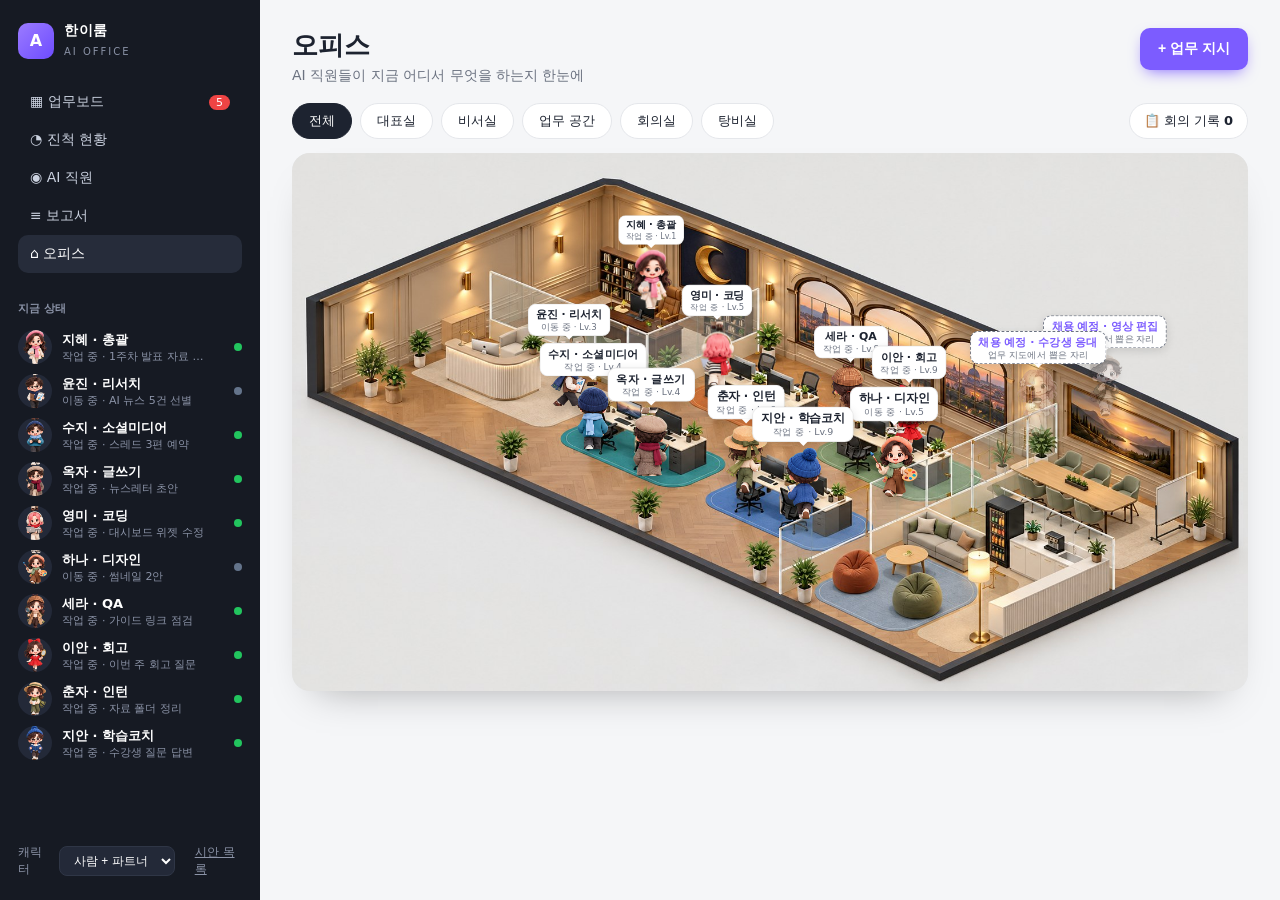
<file: web/saas.html>
<!doctype html>
<html lang="ko">
<head>
<meta charset="utf-8">
<meta name="viewport" content="width=device-width,initial-scale=1">
<title>AI 오피스 SaaS</title>
<meta name="description" content="사이드바 앱 안의 오피스 화면. 구역 칩으로 대표실·비서실·업무 공간·회의실·탕비실을 비추고, AI 직원이 지금 어디서 무엇을 하는지 본다.">
<link rel="stylesheet" href="engine.css">
<style>
:root{--side:#161a23;--bg:#f5f6f8;--ink:#1d2330;--muted:#6b7280;--line:#e5e7eb;--brand:#7c5cff}
*{box-sizing:border-box}html,body{margin:0;background:var(--bg);color:var(--ink);font-family:system-ui,-apple-system,"Apple SD Gothic Neo","Malgun Gothic",sans-serif}
.app{display:grid;grid-template-columns:260px minmax(0,1fr);min-height:100vh}
.side{background:var(--side);color:#cbd2e0;padding:22px 18px;display:flex;flex-direction:column;gap:6px}
.logo{display:flex;align-items:center;gap:10px;margin-bottom:18px}.logo .mark{width:36px;height:36px;border-radius:10px;background:linear-gradient(135deg,#9b7bff,#6d4cff);display:grid;place-items:center;color:#fff;font-weight:800}
.logo b{display:block;color:#fff;font-size:14px;letter-spacing:.6px}.logo small{font-size:10px;letter-spacing:2px;color:#8b93a7}
.nav a{display:flex;align-items:center;gap:10px;padding:10px 12px;border-radius:10px;color:#cbd2e0;text-decoration:none;font-size:14px}
.nav a.on{background:#262c3a;color:#fff}.nav .badge{margin-left:auto;background:#ef4444;color:#fff;border-radius:999px;font-size:11px;padding:1px 7px}
.side h4{margin:22px 0 8px;font-size:11px;color:#8b93a7;font-weight:600}
.now{list-style:none;margin:0;padding:0;display:grid;gap:10px}
.now li{display:flex;gap:10px;align-items:center}.now img{width:34px;height:34px;object-fit:contain;background:#232938;border-radius:50%}
.now b{display:block;font-size:13px;color:#fff}.now small{font-size:11px;color:#8b93a7;white-space:nowrap;overflow:hidden;text-overflow:ellipsis;display:block;max-width:150px}
.now .dot{margin-left:auto;width:8px;height:8px;border-radius:50%;background:#64748b}.now .dot.g{background:#22c55e}.now .dot.b{background:#3b82f6}.now .dot.y{background:#f59e0b}
.side .foot{margin-top:auto;font-size:12px;color:#8b93a7;display:flex;gap:8px;align-items:center}.side select{background:#232938;color:#fff;border:1px solid #2f3646;border-radius:8px;padding:6px 10px;font-size:12px}
.main{padding:28px 32px}
.head{display:flex;justify-content:space-between;align-items:flex-start;gap:16px}
.head h1{margin:0;font-size:26px}.head p{margin:4px 0 0;color:var(--muted);font-size:14px}
.btn{background:var(--brand);color:#fff;border:0;border-radius:10px;padding:12px 18px;font-size:14px;font-weight:700;cursor:pointer;box-shadow:0 6px 16px -6px #7c5cff}
.chips{display:flex;gap:8px;margin:18px 0 14px;flex-wrap:wrap;align-items:center}
.chip{border:1px solid var(--line);background:#fff;border-radius:999px;padding:8px 16px;font-size:13px;cursor:pointer;color:var(--ink)}
.chip.on{background:#1d2330;color:#fff;border-color:#1d2330}
.chips .right{margin-left:auto;background:#fff;border:1px solid var(--line);border-radius:999px;padding:8px 14px;font-size:13px}
.stage{aspect-ratio:1680/945;border-radius:18px;background:#e9ebef;--tag-bg:#fff;--tag-ink:#1d2330;--tag-muted:#6b7280;--tag-line:rgba(0,0,0,.08);--accent:#7c5cff;--fs:12px;box-shadow:0 20px 40px -24px rgba(0,0,0,.35)}
.zone{position:absolute;inset:0;width:100%;height:100%;pointer-events:none}
.zone polygon{fill:transparent;stroke:transparent;transition:fill .3s,stroke .3s}
.zone polygon.on{fill:var(--zc);fill-opacity:.22;stroke:var(--zc);stroke-width:3;stroke-dasharray:8 6;animation:dash 1.2s linear infinite}
@keyframes dash{to{stroke-dashoffset:-28}}
.zlabel{position:absolute;transform:translate(-50%,-50%);background:#fff;border:2px solid var(--zc);color:var(--zc);font-weight:800;font-size:14px;padding:6px 14px;border-radius:999px;box-shadow:0 6px 16px rgba(0,0,0,.15);opacity:0;transition:opacity .3s;pointer-events:none}
.zlabel.on{opacity:1}
.actor.dim{opacity:.35;filter:grayscale(.3)}
.detail{position:absolute;right:16px;top:16px;width:260px;background:#fff;border-radius:14px;padding:14px;box-shadow:0 12px 30px -10px rgba(0,0,0,.3);font-size:13px;display:none;z-index:1200}
.detail.on{display:block}.detail h3{margin:0 0 4px;font-size:15px}.detail p{margin:2px 0;color:var(--muted)}.detail .task{margin-top:8px;padding:8px 10px;background:#f3f0ff;border-radius:8px;color:#4c3bb3;font-weight:600}
.detail .x{position:absolute;right:10px;top:8px;border:0;background:none;font-size:16px;cursor:pointer;color:var(--muted)}
.meetlog{position:absolute;left:16px;bottom:16px;background:rgba(255,255,255,.92);backdrop-filter:blur(6px);border-radius:12px;padding:10px 14px;font-size:12px;max-width:380px;display:none;z-index:1100}
.meetlog.on{display:block}.meetlog b{display:block;margin-bottom:4px}
html.embed .navlink{display:none}html.embed body{background:transparent}
</style>
</head>
<body>
<div class="app">
  <aside class="side">
    <div class="logo"><div class="mark">A</div><div><b id="brand">한이룸</b><small>AI OFFICE</small></div></div>
    <nav class="nav"><a href="#">▦ 업무보드<span class="badge" id="nTodo">5</span></a><a href="#">◔ 진척 현황</a><a href="#">◉ AI 직원</a><a href="#">≡ 보고서</a><a href="#" class="on">⌂ 오피스</a></nav>
    <h4>지금 상태</h4><ul class="now" id="now"></ul>
    <div class="foot">캐릭터 <select><option>사람 + 파트너</option><option>로봇</option><option>인형</option></select> &nbsp; <a class="navlink" href="index.html" style="color:#8b93a7;margin-left:auto">시안 목록</a></div>
  </aside>
  <main class="main">
    <div class="head"><div><h1>오피스</h1><p>AI 직원들이 지금 어디서 무엇을 하는지 한눈에</p></div><button class="btn" id="orderBtn">+ 업무 지시</button></div>
    <div class="chips" id="chips"><button class="chip on" data-zone="all">전체</button><button class="chip" data-zone="ceo">대표실</button><button class="chip" data-zone="sec">비서실</button><button class="chip" data-zone="work">업무 공간</button><button class="chip" data-zone="meet">회의실</button><button class="chip" data-zone="pantry">탕비실</button><span class="right">📋 회의 기록 <b id="nMeet">0</b></span></div>
    <div class="stage" id="stage"><img class="bg" src="bg/saas.jpg" alt="" draggable="false"><svg class="zone" id="zones" viewBox="0 0 100 100" preserveAspectRatio="none"></svg><div id="zlabels"></div><div id="actors"></div>
      <div class="detail" id="detail"><button class="x" id="detailX">×</button><h3 id="dName"></h3><p id="dRole"></p><p id="dStatus"></p><div class="task" id="dTask"></div></div>
      <div class="meetlog" id="meetlog"></div>
    </div>
  </main>
</div>
<script src="org.js"></script>
<script src="engine.js"></script>
<script src="maps-v3.js"></script>
<script>
(function(){
  const ORG = window.OFFICE_ORG, MAP = window.OFFICE_MAPS_V3.SAAS
  const stage = document.getElementById('stage')
  let meetings = 0
  // 구역 폴리곤
  const svg = document.getElementById('zones'), zl = document.getElementById('zlabels')
  for (const [k, z] of Object.entries(MAP.zones)) {
    const p = document.createElementNS('http://www.w3.org/2000/svg', 'polygon'); p.setAttribute('points', z.poly.map(q => q.join(',')).join(' ')); p.dataset.zone = k; p.style.setProperty('--zc', z.color); svg.appendChild(p)
    const cx = z.poly.reduce((s, q) => s + q[0], 0) / z.poly.length, cy = z.poly.reduce((s, q) => s + q[1], 0) / z.poly.length
    const l = document.createElement('div'); l.className = 'zlabel'; l.textContent = z.label; l.dataset.zone = k; l.style.setProperty('--zc', z.color); l.style.left = `${cx}%`; l.style.top = `${cy - 8}%`; zl.appendChild(l)
  }
  function inZone(actor, k) { const z = MAP.zones[k]; if (!z) return true; let inside = false; const P = z.poly; for (let i = 0, j = P.length - 1; i < P.length; j = i++) { const [xi, yi] = P[i], [xj, yj] = P[j]; if ((yi > actor.y) !== (yj > actor.y) && actor.x < (xj - xi) * (actor.y - yi) / (yj - yi) + xi) inside = !inside } return inside }
  let zone = 'all'
  document.getElementById('chips').addEventListener('click', e => { const b = e.target.closest('.chip'); if (!b) return; zone = b.dataset.zone; for (const c of document.querySelectorAll('.chip')) c.classList.toggle('on', c === b); for (const p of svg.querySelectorAll('polygon')) p.classList.toggle('on', p.dataset.zone === zone); for (const l of zl.children) l.classList.toggle('on', l.dataset.zone === zone); refreshDim() })
  function refreshDim() { for (const a of E.actors) a.el.classList.toggle('dim', zone !== 'all' && !inZone(a, zone)) }
  const E = window.OfficeEngine.create({
    stage, actorsEl: document.getElementById('actors'), org: ORG, map: MAP, chars: 'chars/chibi', spriteScale: 0.075, depth: [0.7, 1.12],
    weights: [['type', 5], ['coffee', 2], ['deliver', 3], ['chat', 2], ['board', 1], ['lounge', 1.5], ['meeting', 1.3]],
    on(ev, p) {
      if (ev === 'status') { renderNow(); refreshDim() }
      if (ev === 'meeting') { meetings += 1; document.getElementById('nMeet').textContent = meetings; const m = document.getElementById('meetlog'); m.innerHTML = `<b>📋 회의 기록 #${meetings}</b>${p.map(g => g.a.name).join(' · ')} — 이번 주 목표 / 초안 담당 / 검수자 결정`; m.classList.add('on'); setTimeout(() => m.classList.remove('on'), 9000) }
      if (ev === 'select') showDetail(p)
    },
  })
  E.start()
  setInterval(refreshDim, 500)
  function renderNow() {
    const ul = document.getElementById('now'); ul.innerHTML = ''
    for (const a of E.actors.filter(x => !x.ghost)) {
      const li = document.createElement('li'); const dot = a.status === '작업 중' ? 'g' : (a.status === '회의 중' || a.status === '대화 중') ? 'b' : (a.status === '휴식' || a.status === '커피 ☕') ? 'y' : ''
      li.innerHTML = `<img alt=""><div><b></b><small></small></div><span class="dot ${dot}"></span>`
      li.querySelector('img').src = `chars/chibi/${a.a.sprite}-front.png`; li.querySelector('b').textContent = `${a.a.name} · ${a.a.role}`; li.querySelector('small').textContent = `${a.status} · ${(a.a.tasks || [''])[0]}`
      li.addEventListener('click', () => showDetail(a)); ul.appendChild(li)
    }
  }
  function showDetail(a) { if (a.ghost) return; const d = document.getElementById('detail'); d.classList.add('on'); document.getElementById('dName').textContent = a.a.name; document.getElementById('dRole').textContent = `${a.a.role} · Lv.${a.lv}`; document.getElementById('dStatus').textContent = `상태: ${a.status}`; document.getElementById('dTask').textContent = `지금: ${(a.a.tasks || ['—'])[0]}` }
  document.getElementById('detailX').addEventListener('click', () => document.getElementById('detail').classList.remove('on'))
  document.getElementById('orderBtn').addEventListener('click', () => { const w = E.workers.filter(x => !x.busy); const a = w[Math.floor(Math.random() * w.length)]; if (!a) return; E.say(E.leader, `📣 ${a.a.name}, ${(a.a.tasks || ['새 업무'])[1] || '새 업무'} 부탁해요`, { ms: 3200 }); setTimeout(() => E.say(a, '넵, 바로 할게요!'), 1200); const n = document.getElementById('nTodo'); n.textContent = Number(n.textContent) + 1 })
  document.getElementById('brand').textContent = ORG.company.replace(' AI 오피스', '') || 'ANOGRO'
  renderNow()
})()
</script>
</body>
</html>
</file>
<file: web/engine.css>
/* 공용: 무대 위 배우(직원) — 각 컨셉 페이지가 자기 테마 변수(--tag-bg --tag-ink --tag-muted --tag-line --accent --fs)만 바꾼다 */
.stage{position:relative;overflow:hidden;user-select:none;--tag-bg:#fff;--tag-ink:#2a2622;--tag-muted:#8a8176;--tag-line:rgba(0,0,0,.08);--accent:#d1803e;--fs:13px}
.stage img.bg{position:absolute;inset:0;width:100%;height:100%;object-fit:cover;display:block}
.actor{position:absolute;left:0;top:0;width:0;height:0;transition:left var(--dur,1.6s) linear,top var(--dur,1.6s) linear;will-change:left,top;cursor:pointer}
.actor .body{position:absolute;left:0;bottom:0;transform:translate(-50%,0) scale(var(--s,1));transform-origin:50% 100%;display:flex;flex-direction:column;align-items:center}
.actor img.sprite{height:var(--sh,120px);width:auto;display:block;filter:drop-shadow(0 6px 4px rgba(0,0,0,.18));transform-origin:50% 100%}
.actor.flip img.sprite{transform:scaleX(-1)}
.actor.walk img.sprite{animation:walk .42s ease-in-out infinite}
.actor.flip.walk img.sprite{animation:walkflip .42s ease-in-out infinite}
.actor.typing img.sprite{animation:typing 1.1s ease-in-out infinite}
.actor.ghost img.sprite{opacity:.42;filter:grayscale(.6) drop-shadow(0 4px 3px rgba(0,0,0,.12))}
.actor.cheer img.sprite{animation:cheer .5s ease-in-out 3}
@keyframes walk{0%,100%{transform:translateY(0) rotate(-2deg)}50%{transform:translateY(-5px) rotate(2deg)}}
@keyframes walkflip{0%,100%{transform:scaleX(-1) translateY(0) rotate(2deg)}50%{transform:scaleX(-1) translateY(-5px) rotate(-2deg)}}
@keyframes typing{0%,100%{transform:translateY(0)}50%{transform:translateY(-2px)}}
@keyframes cheer{0%,100%{transform:translateY(0) scale(1)}50%{transform:translateY(-14px) scale(1.06)}}
.actor .nametag{position:absolute;left:50%;bottom:calc(100% + 6px);transform:translateX(-50%);white-space:nowrap;background:var(--tag-bg);color:var(--tag-ink);border:1px solid var(--tag-line);border-radius:9px;padding:.28em .7em .3em;font-size:var(--fs);line-height:1.2;text-align:center;box-shadow:0 3px 10px rgba(0,0,0,.12)}
.actor .nametag::after{content:"";position:absolute;left:50%;top:100%;transform:translateX(-50%);border:5px solid transparent;border-top-color:var(--tag-bg)}
.actor .nametag b{font-weight:700}
.actor .nametag small{display:block;font-size:.8em;color:var(--tag-muted);margin-top:.1em}
.actor.ghost .nametag{border:1px dashed var(--tag-muted);color:var(--accent)}
.actor .bubble{position:absolute;left:58%;bottom:calc(100% + 2.6em);transform:translateX(-10%) scale(.6);opacity:0;transition:opacity .25s,transform .25s;white-space:nowrap;background:var(--accent);color:#fff;font-weight:700;font-size:var(--fs);border-radius:999px;padding:.35em .85em;box-shadow:0 4px 12px rgba(0,0,0,.18);pointer-events:none}
.actor .bubble::after{content:"";position:absolute;left:14%;top:100%;border:6px solid transparent;border-top-color:var(--accent)}
.actor .bubble.on{opacity:1;transform:translateX(-10%) scale(1)}
.actor .bubble.soft{background:var(--tag-bg);color:var(--tag-ink);font-weight:600}
.actor .bubble.soft::after{border-top-color:var(--tag-bg)}
.spark{position:absolute;width:6px;height:6px;border-radius:2px;pointer-events:none;animation:spark .9s ease-out forwards}
@keyframes spark{0%{transform:translate(0,0) rotate(0);opacity:1}100%{transform:translate(var(--dx),var(--dy)) rotate(260deg);opacity:0}}
.stage.minimal .actor .nametag small{display:none}
.stage.minimal .actor .nametag{padding:.2em .55em;border-radius:4px;box-shadow:none}
.stage.pixel img.bg,.stage.pixel img.sprite{image-rendering:pixelated;image-rendering:crisp-edges}
</file>
<file: web/office.css>
:root{--bg:#f3eee6;--ink:#2a2622;--muted:#7a736a;--card:#fff;--line:#e6dfd3;--accent:#d1803e;--fs:13px}
:root[data-theme="night"]{--bg:#0b0f1a;--ink:#e8eef7;--muted:#93a1b7;--card:#161d2b;--line:#26314a;--accent:#5ef0c6}
:root[data-theme="glass"]{--bg:#f6f9fc;--ink:#22303a;--muted:#7d8a96;--card:#fff;--line:#dfe6ec;--accent:#3f8f6e}
:root[data-theme="boho"]{--bg:#f4e8d6;--ink:#3b2a1e;--muted:#8a6f58;--card:#fff8ee;--line:#e4d2b8;--accent:#c2652e}
:root[data-theme="rpg"]{--bg:#1b1430;--ink:#f3e9d2;--muted:#a898c4;--card:#2a2046;--line:#4b3b78;--accent:#ffcc4d}
*{box-sizing:border-box}
html,body{margin:0;background:var(--bg);color:var(--ink);font-family:system-ui,-apple-system,"Apple SD Gothic Neo","Malgun Gothic",sans-serif;transition:background .5s}
.wrap{max-width:1500px;margin:0 auto;padding:14px 14px 40px}
.top{display:flex;flex-wrap:wrap;gap:10px 18px;align-items:flex-end;justify-content:space-between;margin-bottom:10px}
.top h1{margin:0;font-size:20px;letter-spacing:-.3px}
.top h1 small{display:block;font-size:12px;font-weight:500;color:var(--muted);margin-top:2px}
.ctl{display:flex;flex-wrap:wrap;gap:6px;align-items:center}
.ctl span.lab{font-size:11px;color:var(--muted);margin:0 2px 0 10px}
.ctl button{border:1px solid var(--line);background:var(--card);color:var(--ink);border-radius:999px;padding:6px 11px;font-size:12px;cursor:pointer}
.ctl button[aria-pressed="true"]{background:var(--accent);border-color:var(--accent);color:#fff}
.layout{display:grid;grid-template-columns:minmax(0,1fr) 300px;gap:14px;align-items:start}
@media (max-width:980px){.layout{grid-template-columns:1fr}}
.stage{position:relative;aspect-ratio:3/2;border-radius:18px;overflow:hidden;background:#ddd;box-shadow:0 20px 60px -30px rgba(0,0,0,.45);user-select:none}
.stage img.bg{position:absolute;inset:0;width:100%;height:100%;object-fit:cover;display:block;transition:opacity .5s}
.stage .hud{position:absolute;left:1.4%;top:2.2%;background:rgba(255,255,255,.78);backdrop-filter:blur(6px);border-radius:12px;padding:.6em .9em;font-size:var(--fs);line-height:1.35;color:#2a2622;box-shadow:0 4px 14px rgba(0,0,0,.08)}
:root[data-theme="night"] .stage .hud{background:rgba(14,20,32,.72);color:#e8eef7}
.hud b{font-size:1.25em}
.hud .sub{opacity:.75;font-size:.85em}
.hud .tag{color:var(--accent);font-weight:700;font-size:.9em;margin-top:.15em}
.clock{position:absolute;right:1.4%;top:2.2%;font-size:calc(var(--fs)*.9);background:rgba(255,255,255,.78);border-radius:999px;padding:.4em .9em;color:#2a2622;backdrop-filter:blur(6px)}
:root[data-theme="night"] .clock{background:rgba(14,20,32,.72);color:#e8eef7}
.spot-label{position:absolute;transform:translate(-50%,-50%);font-size:calc(var(--fs)*.72);color:rgba(60,50,40,.55);background:rgba(255,255,255,.5);border-radius:6px;padding:.1em .5em;pointer-events:none}
:root[data-theme="night"] .spot-label{color:rgba(230,236,247,.6);background:rgba(14,20,32,.45)}

/* ── 배우 ── */
.actor{position:absolute;left:0;top:0;width:0;height:0;transition:left var(--dur,1.6s) linear,top var(--dur,1.6s) linear;will-change:left,top}
.actor .body{position:absolute;left:0;bottom:0;transform:translate(-50%,0) scale(var(--s,1));transform-origin:50% 100%;display:flex;flex-direction:column;align-items:center}
.actor img.sprite{height:var(--sh,120px);width:auto;display:block;filter:drop-shadow(0 6px 4px rgba(0,0,0,.18));transform-origin:50% 100%;transition:filter .3s}
.actor.flip img.sprite{transform:scaleX(-1)}
.actor.walk img.sprite{animation:walk .42s ease-in-out infinite}
.actor.flip.walk img.sprite{animation:walkflip .42s ease-in-out infinite}
.actor.typing img.sprite{animation:typing 1.1s ease-in-out infinite}
.actor.sit img.sprite{clip-path:inset(0 0 40% 0)}
.actor.ghost img.sprite{opacity:.42;filter:grayscale(.6) drop-shadow(0 4px 3px rgba(0,0,0,.12))}
.actor.cheer img.sprite{animation:cheer .5s ease-in-out 3}
@keyframes walk{0%,100%{transform:translateY(0) rotate(-2deg)}50%{transform:translateY(-5px) rotate(2deg)}}
@keyframes walkflip{0%,100%{transform:scaleX(-1) translateY(0) rotate(2deg)}50%{transform:scaleX(-1) translateY(-5px) rotate(-2deg)}}
@keyframes typing{0%,100%{transform:translateY(0)}50%{transform:translateY(-2px)}}
@keyframes cheer{0%,100%{transform:translateY(0) scale(1)}50%{transform:translateY(-14px) scale(1.06)}}
.actor .nametag{position:absolute;left:50%;bottom:calc(100% + 6px);transform:translateX(-50%);white-space:nowrap;background:#fff;color:#2a2622;border:1px solid rgba(0,0,0,.08);border-radius:9px;padding:.28em .7em .3em;font-size:var(--fs);line-height:1.2;text-align:center;box-shadow:0 3px 10px rgba(0,0,0,.12)}
.actor .nametag::after{content:"";position:absolute;left:50%;top:100%;transform:translateX(-50%);border:5px solid transparent;border-top-color:#fff}
.actor .nametag b{font-weight:700}
.actor .nametag small{display:block;font-size:.8em;color:#8a8176;margin-top:.1em}
.actor.ghost .nametag{border:1px dashed #b9ad9c;color:var(--accent);background:rgba(255,255,255,.92)}
.actor.ghost .nametag small{color:#8a8176}
.actor .bubble{position:absolute;left:58%;bottom:calc(100% + 2.6em);transform:translateX(-10%) scale(.6);opacity:0;transition:opacity .25s,transform .25s;white-space:nowrap;background:var(--accent);color:#fff;font-weight:700;font-size:var(--fs);border-radius:999px;padding:.35em .85em;box-shadow:0 4px 12px rgba(0,0,0,.18);pointer-events:none}
.actor .bubble::after{content:"";position:absolute;left:14%;top:100%;border:6px solid transparent;border-top-color:var(--accent)}
.actor .bubble.on{opacity:1;transform:translateX(-10%) scale(1)}
.actor .bubble.soft{background:#fff;color:#2a2622;font-weight:600}
.actor .bubble.soft::after{border-top-color:#fff}
.spark{position:absolute;width:6px;height:6px;border-radius:2px;pointer-events:none;animation:spark .9s ease-out forwards}
@keyframes spark{0%{transform:translate(0,0) rotate(0);opacity:1}100%{transform:translate(var(--dx),var(--dy)) rotate(260deg);opacity:0}}

/* ── 사이드 패널 ── */
.panel{display:flex;flex-direction:column;gap:12px}
.card{background:var(--card);border:1px solid var(--line);border-radius:14px;padding:12px 14px}
.card h3{margin:0 0 8px;font-size:12px;color:var(--muted);font-weight:600;letter-spacing:.3px}
.stats{display:grid;grid-template-columns:repeat(4,1fr);gap:6px;text-align:center}
.stats b{display:block;font-size:20px;color:var(--accent)}
.stats span{font-size:11px;color:var(--muted)}
.roster{list-style:none;margin:0;padding:0;display:grid;gap:6px;max-height:300px;overflow:auto}
.roster li{display:flex;align-items:center;gap:8px;font-size:12.5px}
.roster img{width:26px;height:26px;object-fit:contain}
.roster .st{margin-left:auto;font-size:11px;color:var(--muted)}
.roster .st.on{color:var(--accent);font-weight:700}
.log{list-style:none;margin:0;padding:0;display:grid;gap:5px;max-height:260px;overflow:auto;font-size:12px}
.log li{display:flex;gap:8px;align-items:baseline;border-bottom:1px dashed var(--line);padding-bottom:4px}
.log time{color:var(--muted);font-size:11px;flex:none}
.note{font-size:12px;color:var(--muted);line-height:1.6}
.note code{background:var(--card);border:1px solid var(--line);border-radius:5px;padding:0 5px}

/* 컨셉 버튼 */
.ctl .concepts{display:inline-flex;flex-wrap:wrap;gap:6px}
.ctl .concepts button{display:flex;flex-direction:column;align-items:flex-start;gap:1px;border-radius:12px;padding:6px 11px;text-align:left}
.ctl .concepts button small{font-size:10px;opacity:.7;font-weight:400}
.ctl .concepts button[aria-pressed="true"] small{opacity:.9}
/* 픽셀 컨셉 */
.stage.pixel img.bg,.stage.pixel img.sprite,:root[data-concept="rpg"] .roster img{image-rendering:pixelated;image-rendering:crisp-edges}
:root[data-concept="rpg"] .actor .nametag{border-radius:2px;border:2px solid #2a2046;box-shadow:3px 3px 0 #2a2046;font-family:ui-monospace,Menlo,"Courier New",monospace;font-size:calc(var(--fs)*.9)}
:root[data-concept="rpg"] .actor .nametag::after{display:none}
:root[data-concept="rpg"] .actor .bubble{border-radius:4px;box-shadow:3px 3px 0 rgba(0,0,0,.35)}
:root[data-concept="rpg"] .stage .hud,:root[data-concept="rpg"] .clock{border-radius:4px;background:#f3e9d2;color:#1b1430;border:3px solid #2a2046;box-shadow:4px 4px 0 #2a2046;backdrop-filter:none}
:root[data-theme="night"] .actor .nametag,:root[data-theme="rpg"] .actor .nametag.dark{background:#1b2434;color:#e8eef7;border-color:#2f3d55}
:root[data-theme="night"] .actor .nametag::after{border-top-color:#1b2434}
:root[data-theme="night"] .actor .nametag small{color:#93a1b7}
</file>
